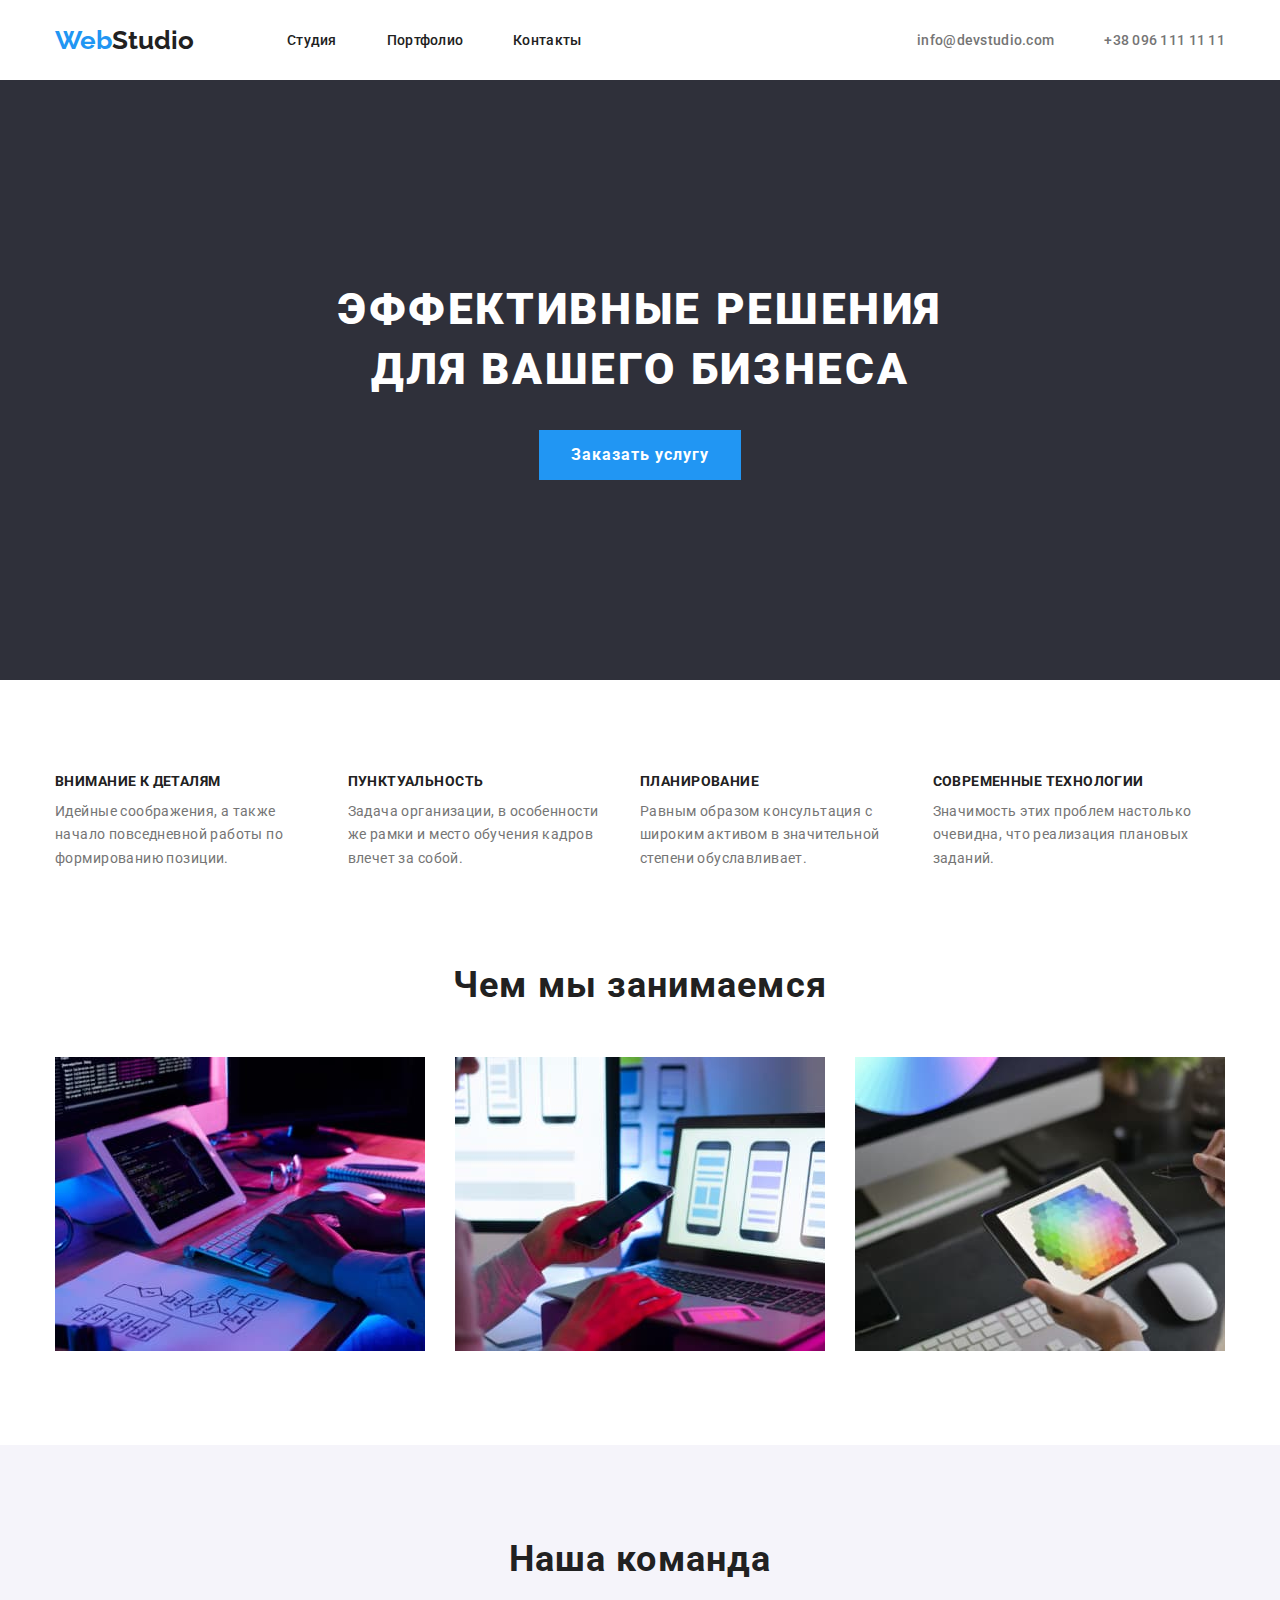
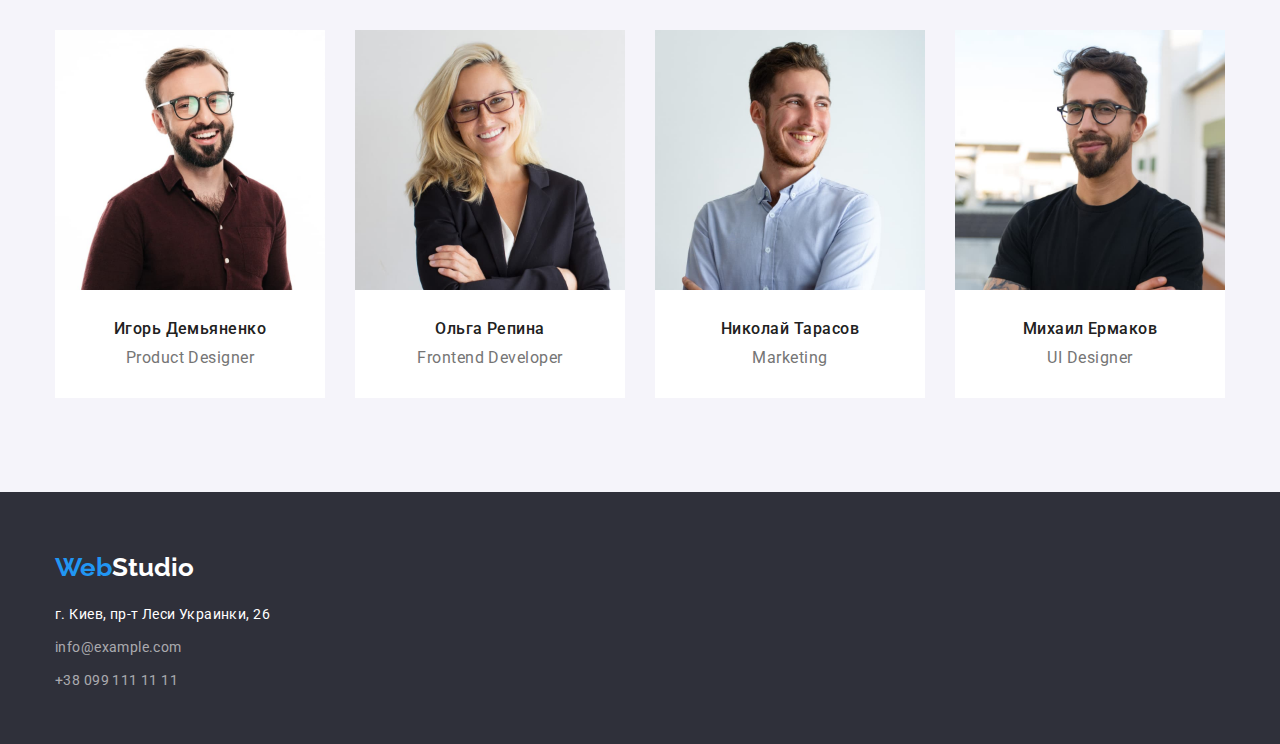
<file: index.html>
<!DOCTYPE html>
<html lang="ru">
<head>
    <meta charset="UTF-8">
    <meta name="viewport" content="width=device-width, initial-scale=1.0">
    <title>Web Studio (Version 2.1)</title>
    <link rel="stylesheet" href="./css/modern-normalize.css">
    <link rel="preconnect" href="https://fonts.gstatic.com">
    <link href="https://fonts.googleapis.com/css2?family=Raleway:wght@700&family=Roboto:wght@400;500;700;900&display=swap" rel="stylesheet">
    <link rel="stylesheet" href="./css/style.css">
</head>
<body>
    <!-- Header -->
    <header>
        <div class="container main-link">
            <nav class="main-link">
                <a href="./index.html" class="logo-black"><span class="logo-blue">Web</span>Studio</a>
                <ul class="site-nav">
                    <li class="site-link">
                        <a href="./index.html" class="link-black current">Студия</a>
                    </li>
                    <li class="site-link">
                        <a href="./portfolio.html" class="link-black ">Портфолио</a>
                    </li>
                    <li class="site-link">
                        <a href="#" class="link-black">Контакты</a>
                    </li>
                </ul>
            </nav>
            <div class="main-contacts">
                <ul class="contact-link">
                    <li class="site-link">
                        <a href="mailto:info@devstudio.com" class="link-grey">info@devstudio.com</a>
                    </li>
                    <li class="site-link">
                        <a href="tel:+380961111111" class="link-grey">+38 096 111 11 11</a>
                    </li>
                </ul>
            </div>
        </div>
    </header>
    <main>
        <!-- Section hero -->
        <section class="hero">
            <div class="container hero-container">
                <h1 class="hero-title">Эффективные решения <br> для вашего бизнеса</h1>
                <button class="hero-button">Заказать услугу</button>
            </div>
        </section>
        <!-- Section advantage -->
        <section class="advantages-section">
            <div class="container">
                <h2 class="visually-hidden">Преимущества</h2>
                <ul class="advantages">
                    <li class="advantages-list">
                        <h3 class="advantages-title">Внимание к деталям</h3>
                        <p class="advantages-description">Идейные соображения, а также начало повседневной работы по формированию позиции.</p>
                    </li>
                    <li class="advantages-list">
                        <h3 class="advantages-title">Пунктуальность</h3>
                        <p class="advantages-description">Задача организации, в особенности же рамки и место обучения кадров влечет за собой.</p>
                    </li>
                    <li class="advantages-list">
                        <h3 class="advantages-title">Планирование</h3>
                        <p class="advantages-description">Равным образом консультация с широким активом в значительной степени обуславливает.</p>
                    </li>
                    <li class="advantages-list">
                        <h3 class="advantages-title">Современные технологии</h3>
                        <p class="advantages-description">Значимость этих проблем настолько очевидна, что реализация плановых заданий.</p>
                    </li>
                </ul>
            </div>
        </section>
        <!-- Section about us -->
        <section>
            <div class="container">
                <h2 class="about-us-title">Чем мы занимаемся</h2>
                    <ul class="about-us-list">
                        <li class="about-us">
                            <img src="./images/img.jpg" alt="img" width="370">
                        </li>
                        <li class="about-us">
                            <img src="./images/img1.jpg" alt="img1" width="370">
                        </li>
                        <li class="about-us">
                            <img src="./images/img2.jpg" alt="img2" width="370">
                        </li>
                    </ul>
            </div>
        </section>
        <!-- Our team section -->
        <section class="our-team-bgr">
            <div class="container our-team-cont">
                <h2 class="our-team">Наша команда</h2>
                <ul class="team-list">
                    <li class="our-team-mbr">
                        <img src="./images/product-designer.jpg" alt="Игорь Демьяненко" width="270">
                        <h3 class="team-members">Игорь Демьяненко</h3>
                        <p class="team-members-position">Product Designer</p>
                    </li>
                    <li class="our-team-mbr">
                        <img src="./images/frontend-developer.jpg" alt="Ольга Репина" width="270">
                        <h3 class="team-members">Ольга Репина</h3>
                        <p class="team-members-position">Frontend Developer</p>
                    </li>
                    <li class="our-team-mbr">
                        <img src="./images/marketing.jpg" alt="Николай Тарасов" width="270">
                        <h3 class="team-members">Николай Тарасов</h3>
                        <p class="team-members-position">Marketing</p>
                    </li>
                    <li class="our-team-mbr">
                        <img src="./images/ui-designer.jpg" alt="Михаил Ермаков" width="270">
                        <h3 class="team-members">Михаил Ермаков</h3>
                        <p class="team-members-position">UI Designer</p>
                    </li>
                </ul>
            </div>
        </section>
    </main>
    <!-- Footer -->
    <footer class="footer-background">
        <div class="container">
            <a href="./index.html" class="logo-white"><span class="logo-blue">Web</span>Studio</a>
            <address class="footer-link">
                <ul class="addres">
                    <li class="addres-link">
                        <a href="#" class="link-white">г. Киев, пр-т Леси Украинки, 26</a>
                    </li>
                    <li class="addres-link">
                        <a href="mailto:info@example.com" class="link-grey-footer">info@example.com</a>
                    </li>
                    <li class="addres-link">
                        <a href="tel:+380991111111" class="link-grey-footer">+38 099 111 11 11</a>
                    </li>
                </ul>
            </address>
        </div>
    </footer>
</body>
</html>
</file>
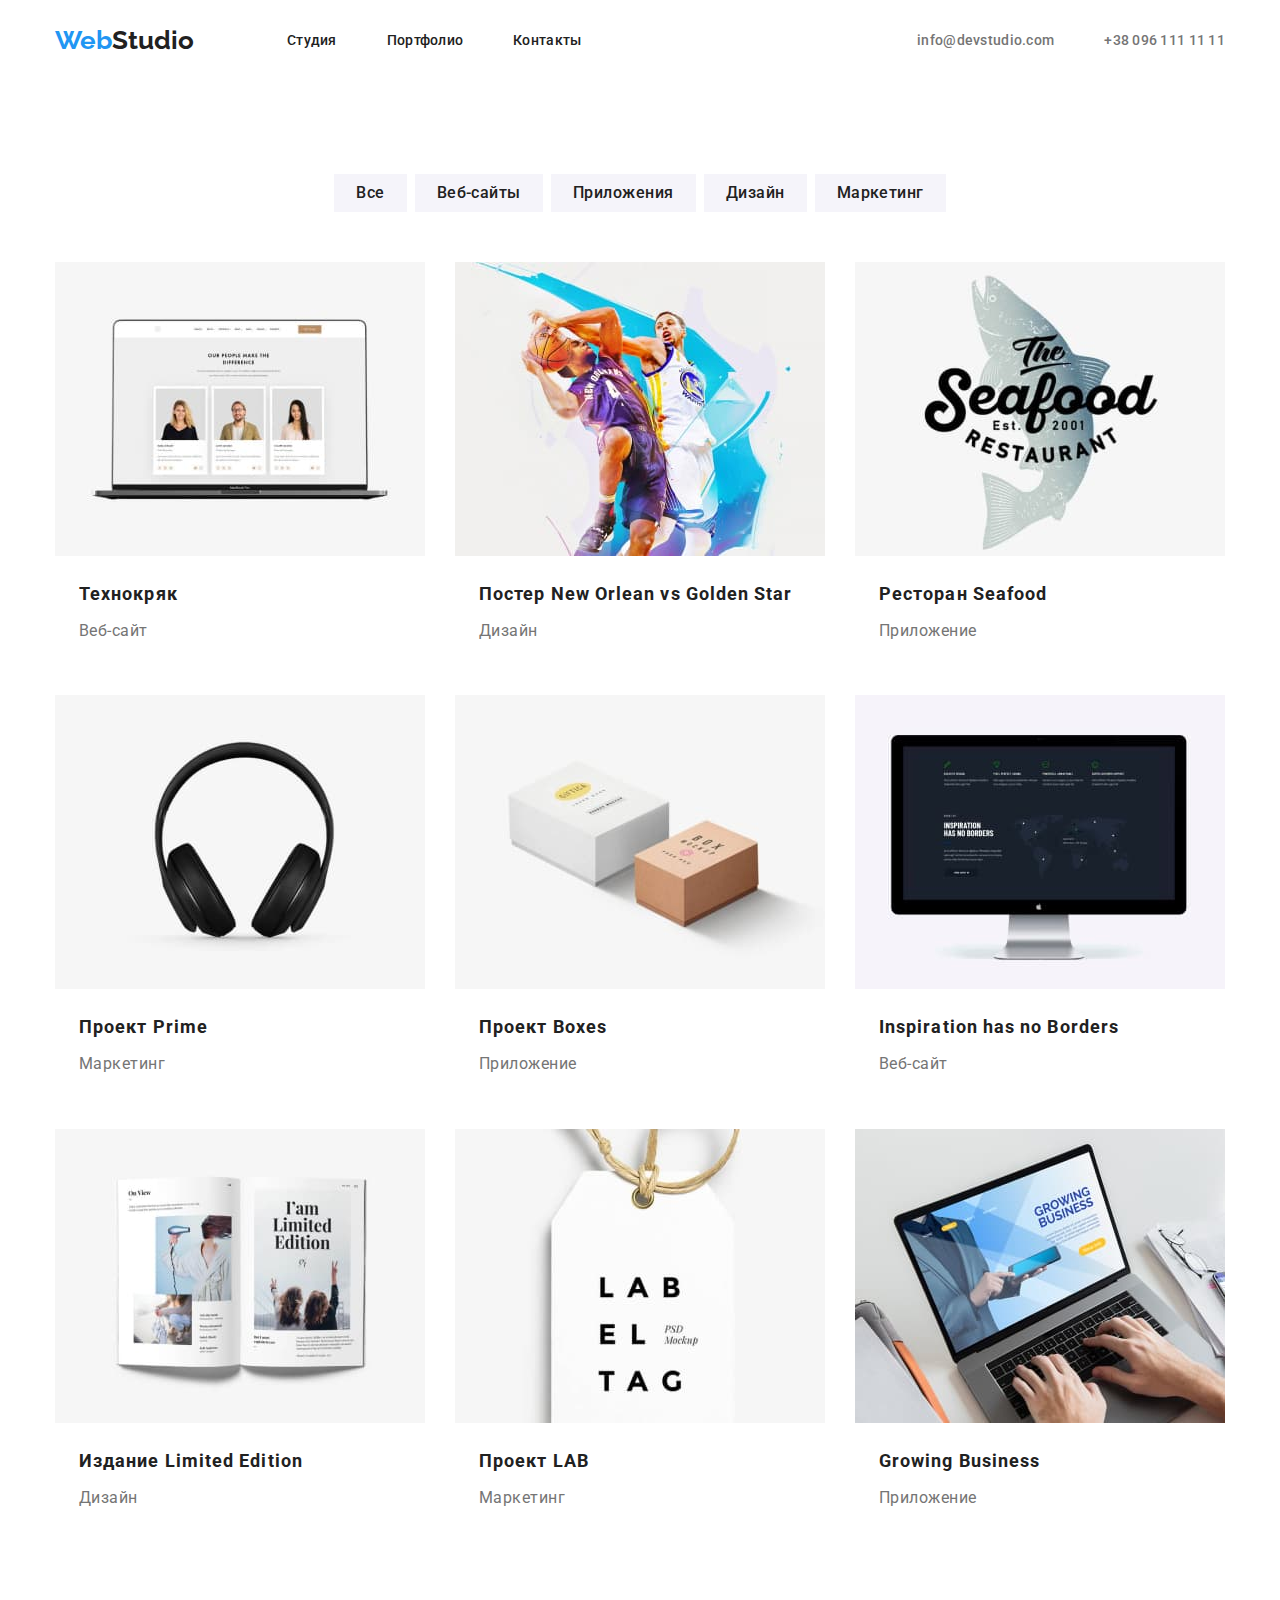
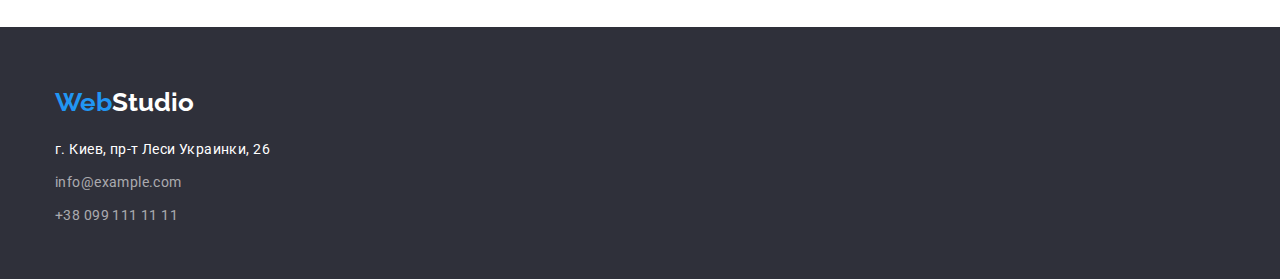
<file: portfolio.html>
<!DOCTYPE html>
<html lang="ru">
<head>
    <meta charset="UTF-8">
    <meta name="viewport" content="width=device-width, initial-scale=1.0">
    <title>Web Studio (Version 2.1)</title>
    <link rel="stylesheet" href="./css/modern-normalize.css">
    <link rel="preconnect" href="https://fonts.gstatic.com">
    <link href="https://fonts.googleapis.com/css2?family=Raleway:wght@700&family=Roboto:wght@400;500;700;900&display=swap" rel="stylesheet">
    <link rel="stylesheet" href="./css/style.css">
</head>
<body>
    <!-- Header -->
    <header>
        <div class="container main-link">
            <nav class="main-link">
                <a href="./index.html" class="logo-black"><span class="logo-blue">Web</span>Studio</a>
                <ul class="site-nav">
                    <li class="site-link">
                        <a href="./index.html" class="link-black">Студия</a>
                    </li>
                    <li class="site-link">
                        <a href="./portfolio.html" class="link-black current">Портфолио</a>
                    </li>
                    <li class="site-link">
                        <a href="#" class="link-black">Контакты</a>
                    </li>
                </ul>
            </nav>
            <address class="main-contacts">
                <ul class="contact-link">
                    <li class="site-link">
                        <a href="mailto:info@devstudio.com" class="link-grey">info@devstudio.com</a>
                    </li>
                    <li class="site-link">
                        <a href="tel:+380961111111" class="link-grey">+38 096 111 11 11</a>
                    </li>
                </ul>
            </address>
        </div>
    </header>
    <main>
        <!-- Our projects section -->
        <section>
            <div class="container our-project-container">
                <h1 class="visually-hidden">Наши проекты</h1>
                <ul class="our-project-filter">
                    <li class="filter">
                        <button class="our-projects-filters">Все</button>
                    </li>
                    <li class="filter">
                        <button class="our-projects-filters">Веб-сайты</button>
                    </li>
                    <li class="filter">
                        <button class="our-projects-filters">Приложения</button>
                    </li>
                    <li class="filter">
                        <button class="our-projects-filters">Дизайн</button>
                    </li>
                    <li class="filter">
                        <button class="our-projects-filters">Маркетинг</button>
                    </li>
                </ul>
                <ul class="our-project-list">
                    <li class="project-list">
                        <img src="./images/technocrack.jpg" alt="technocrack" width="370">
                             <div class="our-project-content">
                                <h2 class="our-projects-title">Технокряк</h2>
                                <p class="our-project">Веб-сайт</p>
                             </div>
                    </li>
                    <li class="project-list">
                        <img src="./images/poster-new-orlean-vs-golden-star.jpg" alt="poster-new-orlean-vs-golden-star" width="370">
                             <div class="our-project-content">
                                <h2 class="our-projects-title">Постер New Orlean vs Golden Star</h2>
                                <p class="our-project">Дизайн</p>
                             </div>
                    </li>
                    <li class="project-list">
                        <img src="./images/restaurant-seafood.jpg" alt="restaurant-seafood" width="370">
                            <div class="our-project-content">
                                <h2 class="our-projects-title">Ресторан Seafood</h2>
                                <p class="our-project">Приложение</p>
                            </div>
                    </li>
                    <li class="project-list">
                        <img src="./images/project-prime.jpg" alt="project-prime" width="370">
                            <div class="our-project-content">
                                <h2 class="our-projects-title">Проект Prime</h2>
                                <p class="our-project">Маркетинг</p>
                            </div>
                    </li>
                    <li class="project-list">
                        <img src="./images/project-boxes.jpg" alt="project-boxes" width="370">
                            <div class="our-project-content">
                                <h2 class="our-projects-title">Проект Boxes</h2>
                                <p class="our-project">Приложение</p>
                            </div>
                    </li>
                    <li class="project-list">
                        <img src="./images/inspiration-has-no-borders.jpg" alt="inspiration-has-no-borders" width="370">
                            <div class="our-project-content">
                                <h2 class="our-projects-title">Inspiration has no Borders</h2>
                                <p class="our-project">Веб-сайт</p>
                            </div>
                    </li>
                    <li class="project-list">
                        <img src="./images/limited-edition.jpg" alt="limited-edition" width="370">
                            <div class="our-project-content">
                                <h2 class="our-projects-title">Издание Limited Edition</h2>
                                <p class="our-project">Дизайн</p>
                            </div>
                    </li>
                    <li class="project-list">
                        <img src="./images/project-lab.jpg" alt="project-lab" width="370">
                             <div class="our-project-content">
                                <h2 class="our-projects-title">Проект LAB</h2>
                                <p class="our-project">Маркетинг</p>
                            </div>
                    </li>
                    <li class="project-list">
                        <img src="./images/growing-business.jpg" alt="growing-business" width="370">
                             <div class="our-project-content">
                                <h2 class="our-projects-title">Growing Business</h2>
                                <p class="our-project">Приложение</p>
                             </div>
                    </li>
                </ul>
            </div>
        </section>
    </main>
    <!-- Footer -->
    <footer class="footer-background">
        <div class="container">
            <a href="./index.html" class="logo-white"><span class="logo-blue">Web</span>Studio</a>
            <address class="footer-link">
                <ul class="addres">
                    <li class="addres-link">
                        <a href="#" class="link-white">г. Киев, пр-т Леси Украинки, 26</a>
                    </li>
                    <li class="addres-link">
                        <a href="mailto:info@example.com" class="link-grey-footer">info@example.com</a>
                    </li>
                    <li class="addres-link">
                        <a href="tel:+380991111111" class="link-grey-footer">+38 099 111 11 11</a>
                    </li>
                </ul>
            </address>
        </div>
    </footer>
</body>
</html>
</file>
<file: css/style.css>
/* All colors in project */
:root {
  --white-text: #ffffff;
  --black-text: #212121;
  --grey-text: #757575;
  --grey-text-op60: rgba(255, 255, 255, 0.6);
  --back-light-black: #2f303a;
  --back-light-grey: #f5f4fa;
  --back-blue: #2196f3;
}

/* Font-family in body index.html and portfolio.html */
body {
  font-family: 'Roboto', sans-serif;
}

/* Reset margin in all elements in project*/
h1,
h2,
h3,
h4,
h5,
h6,
p,
ul,
button {
  margin-top: 0;
  margin-bottom: 0;
  padding: 0;
}

/* Change all images to block-type in project*/
img {
  display: block;
  max-width: 100%;
  height: auto;
}

/* Container in index.html and portfolio.html*/
.container {
  max-width: 1200px;
  padding: 0 15px;
  margin-left: auto;
  margin-right: auto;

  /* outline: 1px solid red; */
}

/* Main link in index.html and portfolio.html*/
.main-link {
  display: flex;
  align-items: center;
  height: 80px;
}

/* Site navigation in index.html and portfolio.html*/
.site-nav {
  display: flex;
  margin-left: 93px;
}

.site-nav .site-link + .site-link {
  margin-left: 50px;
}

/* alternative */
/* .site-nav .site-link {
  margin-right: 50px;
}

.site-nav .site-link:last-child {
  margin-right: 0;
} */

/* .site-nav .site-link:not(:last-child) {
  margin-right: 50px;
} */

/* Main contacts in index.html and portfolio.html*/
.main-contacts {
  margin-left: auto;
  align-items: center;
}

/* Contacts link in index.html and portfolio.html*/
.contact-link {
  display: flex;
}

.contact-link .site-link + .site-link {
  margin-left: 50px;
}

/* alternative */
/* .contact-link .site-link:not(:last-child) {
  margin-right: 50px;
} */

/* Header in index.html and portfolio.html */
.logo-black {
  font-family: 'Raleway', sans-serif;
  font-weight: 700;
  font-size: 26px;
  line-height: 1.19;
  color: var(--black-text);
}

.logo-blue {
  color: var(--back-blue);
}

.link-black {
  color: var(--black-text);
  font-weight: 500;
  font-size: 14px;
  line-height: 1.14;
  letter-spacing: 0.02em;
}

.current:visited {
  color: var(--back-blue);
}

.link-grey {
  color: var(--grey-text);
  font-weight: 500;
  font-size: 14px;
  line-height: 1.14;
  letter-spacing: 0.02em;
}

.link-black:hover,
.link-black:focus,
.link-grey:hover,
.link-grey:focus {
  color: var(--back-blue);
}

/* .link-grey:hover,
.link-grey:focus {
  color: var(--back-blue);
} */

/* Hero in index.html*/
.hero {
  background: var(--back-light-black);
  color: var(--white-text);
}

.hero-container {
  text-align: center;
  padding: 200px 0;
}

.hero-title {
  color: var(--white-text);
  font-weight: 900;
  font-size: 44px;
  line-height: 1.36;
  letter-spacing: 0.06em;
  text-transform: uppercase;

  padding-bottom: 30px;
}

.hero-button {
  background: var(--back-blue);
  color: var(--white-text);
  font-weight: 700;
  font-size: 16px;
  line-height: 1.87;
  letter-spacing: 0.06em;

  align-items: center;
  text-align: center;
  padding: 10px 32px;
}

/* Advantages in index.html*/
.advantages-section {
  padding: 94px 0;
}

.advantages {
  display: flex;
}

.advantages-list {
  flex-basis: calc(100% / 4 - 30px);
  height: auto;
}

.advantages .advantages-list + .advantages-list {
  margin-left: 30px;
}

.advantages-title {
  color: var(--black-text);
  font-weight: 700;
  font-size: 14px;
  line-height: 1.14;
  letter-spacing: 0.03em;
  text-transform: uppercase;

  padding-bottom: 10px;
}

.advantages-description {
  color: var(--grey-text);
  font-weight: 400;
  font-size: 14px;
  line-height: 1.7;
  letter-spacing: 0.03em;
}

/* About us and our team in index.html*/
.about-us-title,
.our-team {
  color: var(--black-text);
  font-weight: 700;
  font-size: 36px;
  line-height: 1.16;
  letter-spacing: 0.03em;

  text-align: center;
  margin-bottom: 50px;
}

/* .our-team {
  color: var(--black-text);
  font-weight: 700;
  font-size: 36px;
  line-height: 1.16;
  letter-spacing: 0.03em;
} */

/* About us in index.html*/
.about-us-list {
  display: flex;
  margin-bottom: 94px;
  margin-left: -30px;
}

/* .about-us-list .about-us + .about-us {
  padding-left: 30px;
} */

.about-us-list .about-us {
  flex-basis: calc(100% / 3 - 30px);
  margin-left: 30px;
}

/* .about-us:first-child {
  margin-left: 0;
} */

/* Our team in index.html*/
.our-team-bgr {
  background: var(--back-light-grey)
}

.our-team-cont {
  padding-top: 94px;
  padding-bottom: 94px;
}

.team-list {
  display: flex;
  margin-left: -30px;
}

.team-list .our-team-mbr {
  flex-basis: calc(100% / 4 - 30px);
  margin-left: 30px;
}

/* .our-team-mbr:first-child {
  margin-left: 0;
} */

.our-team-mbr {
  background-color: var(--white-text);
}

.team-members {
  color: var(--black-text);
  font-weight: 500;
  font-size: 16px;
  line-height: 1.18;
  letter-spacing: 0.03em;

  padding-top: 30px;
  padding-bottom: 10px;
  text-align: center;
}

.team-members-position {
  color: var(--grey-text);
  font-weight: 400;
  font-size: 16px;
  line-height: 1.18;
  letter-spacing: 0.03em;

  text-align: center;
  padding-bottom: 30px;
}

/* Our projects from portfolio.html */
.our-project-container {
  margin: 94px auto;
}

.our-project-filter {
  display: flex;
  justify-content: center;
  padding: 0;
  margin: 0;
}

.our-project-list {
  display: flex;
  flex-wrap: wrap;

  margin-right: -30px;
  margin-bottom: -30px;
}

.our-project-list .project-list {
  flex-basis: calc(100% / 3 - 30px);
  margin-right: 30px;
  margin-bottom: 30px;
}

/* .project-list:nth-child(3n) {
  margin-right: 0;
} */

/* .project-list:nth-last-child(-n+3) {
  margin-bottom: 0;
} */

.our-project-filter .filter + .filter {
  margin-left: 8px;
}

.our-project-list {
  padding-top: 50px;
}

.our-projects-filters {
  background: var(--back-light-grey);
  color: var(--black-text);
  font-weight: 500;
  font-size: 16px;
  line-height: 1.6;
  letter-spacing: 0.03em;
  padding: 6px 22px;
}

.our-projects-filters:hover,
.our-projects-filters:focus {
  background: var(--back-blue);
  font-weight: 500;
  font-size: 16px;
  line-height: 1.6;
  letter-spacing: 0.03em;
  color: var(--white-text);
}

.our-project-content {
  padding: 20px 24px;
}

.our-projects-title {
  color: var(--black-text);
  font-weight: 700;
  font-size: 18px;
  line-height: 2;
  letter-spacing: 0.06em;

}

.our-project {
  color: var(--grey-text);
  font-weight: 400;
  font-size: 16px;
  line-height: 1.87;
  letter-spacing: 0.03em;

  margin-top: 4px;
}

/* Footer in index.html and portfolio.html */
.footer-background {
  background: var(--back-light-black);
  
  height: 252px;
  padding: 60px 0;
}

.logo-white {
  font-family: 'Raleway', sans-serif;
  color: var(--white-text);
  font-weight: 700;
  font-size: 26px;
  line-height: 1.19;
}

.footer-link {
  margin-top: 20px;
}

.addres .addres-link + .addres-link {
  padding-top: 9px;
}

.link-white {
  color: var(--white-text);
  font-weight: 400;
  font-size: 14px;
  line-height: 1.7;
  letter-spacing: 0.03em;
}

.link-grey-footer {
  color: var(--grey-text-op60);
  font-weight: 400;
  font-size: 14px;
  line-height: 1.7;
  letter-spacing: 0.03em;
}

.link-grey-footer:hover,
.link-grey-footer:focus,
.link-white:hover,
.link-white:focus {
  color: var(--back-blue);
}

/* Alternative */
/* .link-white:hover,
.link-white:focus {
  color: var(--back-blue);
} */
</file>
